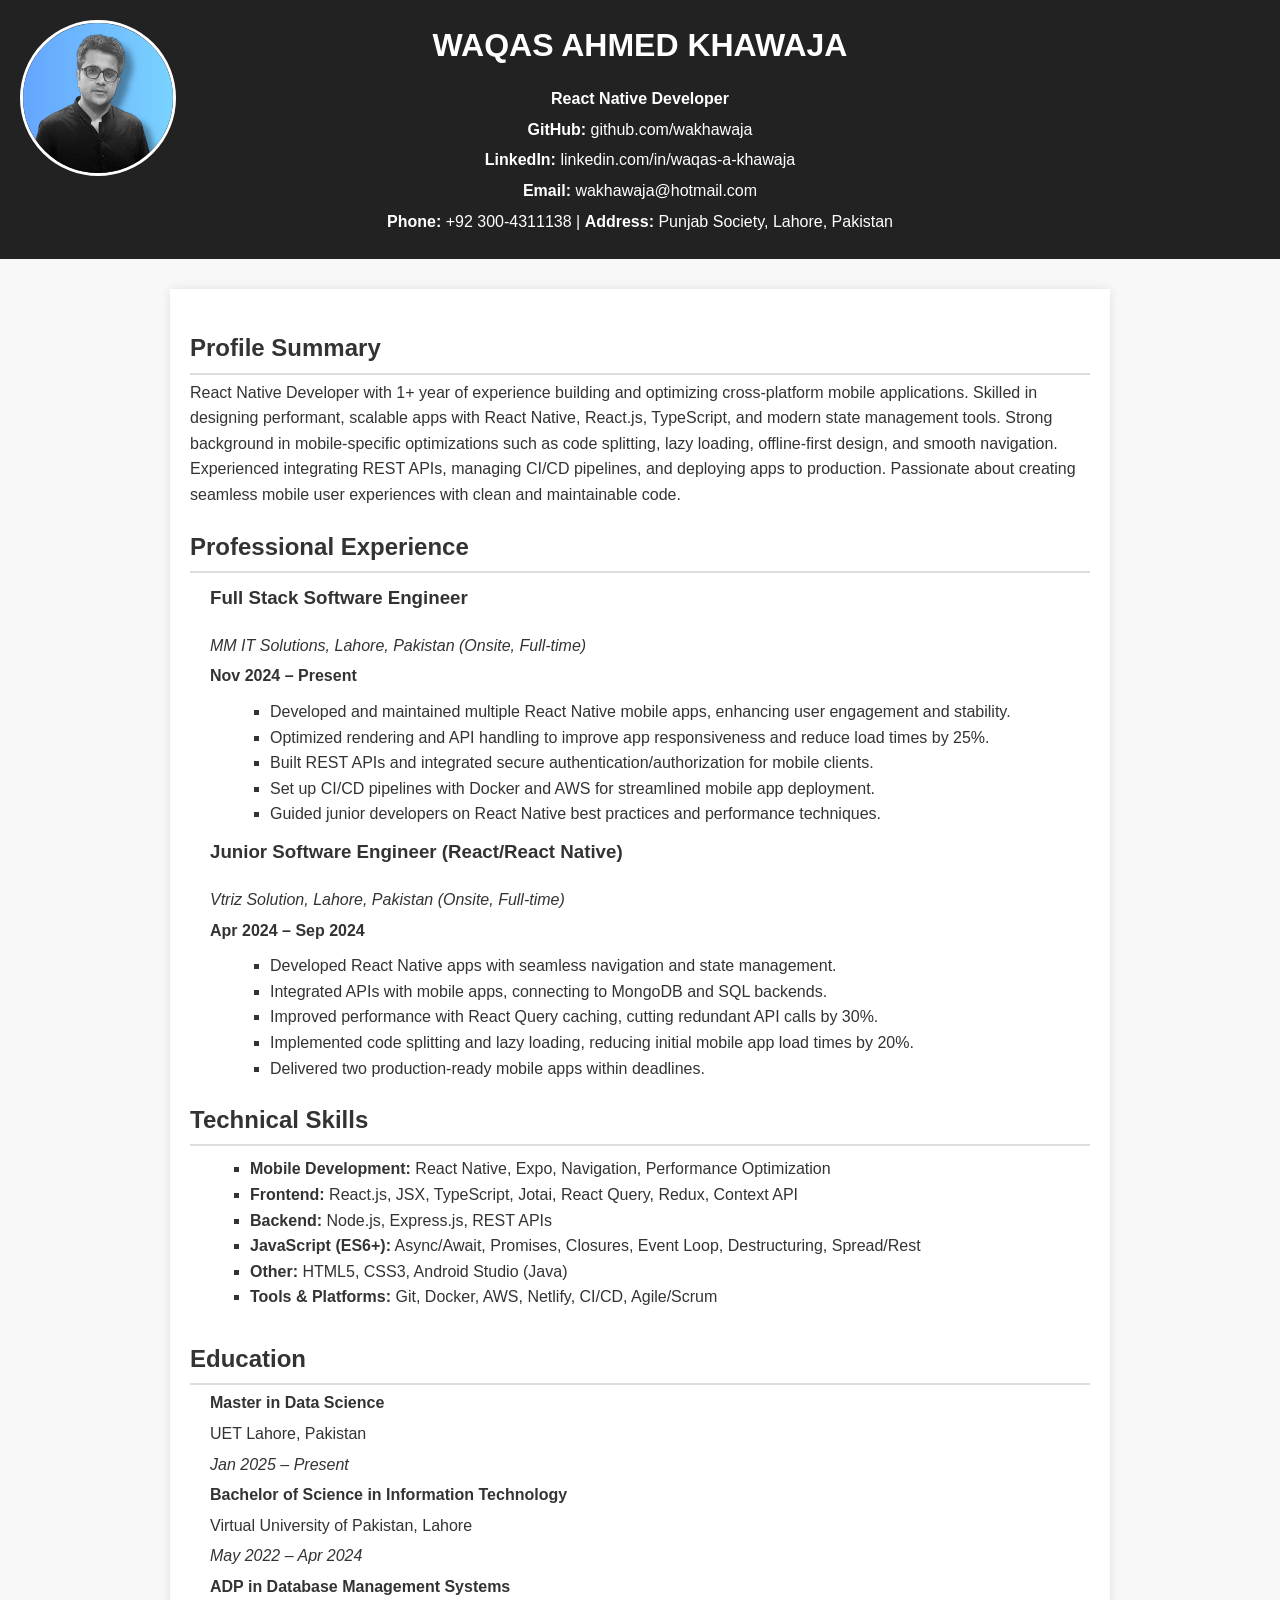
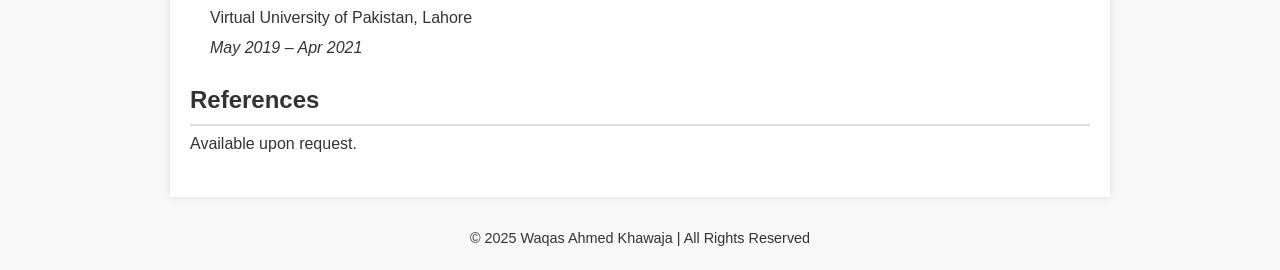
<file: index.html>
<!DOCTYPE html>
<html lang="en">
<head>
  <meta charset="UTF-8">
  <meta name="viewport" content="width=device-width, initial-scale=1.0">
  <title>Waqas Ahmed Khawaja - React Native Developer</title>
  <style>
    body {
      font-family: Arial, sans-serif;
      line-height: 1.6;
      color: #333;
      margin: 0;
      padding: 0;
      background-color: #f8f8f8;
    }
    .container {
      max-width: 900px;
      margin: 30px auto;
      padding: 20px;
      background: #fff;
      box-shadow: 0 0 10px rgba(0, 0, 0, 0.1);
    }
    header {
      text-align: center;
      background-color: #222;
      color: #fff;
      padding: 20px;
      position: relative;
    }
    header img {
      width: 150px;
      height: 150px;
      border-radius: 50%;
      object-fit: cover;
      position: absolute;
      top: 20px;
      left: 20px;
      border: 3px solid #fff;
    }
    h1, h2, h3 {
      margin: 0;
      padding-bottom: 10px;
    }
    h2 {
      border-bottom: 2px solid #ddd;
      padding-bottom: 5px;
      margin-top: 20px;
    }
    h3 {
      margin: 10px 0;
    }
    p {
      margin: 5px 0;
    }
    .section {
      margin: 20px 0;
    }
    .sub-section {
      margin-left: 20px;
    }
    ul {
      list-style: square;
      margin: 10px 0 10px 20px;
    }
    .skills-container {
      display: inline-block;
      width: 100%;
    }
    footer {
      text-align: center;
      margin: 20px 0;
      font-size: 0.9em;
    }
    a {
      color: #0073e6;
      text-decoration: none;
    }
    a:hover {
      text-decoration: underline;
    }
  </style>
</head>
<body>
  <!-- Header -->
  <header>
    <img src="assets/images/profile-pic.png" alt="Profile Picture">
    <h1>WAQAS AHMED KHAWAJA</h1>
    <p><strong>React Native Developer</strong></p>
    <p><strong>GitHub:</strong> <a href="https://github.com/wakhawaja" target="_blank" style="color: #fff;">github.com/wakhawaja</a></p>
    <p><strong>LinkedIn:</strong> <a href="https://linkedin.com/in/waqas-a-khawaja" target="_blank" style="color: #fff;">linkedin.com/in/waqas-a-khawaja</a></p>
    <p><strong>Email:</strong> <a href="mailto:wakhawaja@hotmail.com" style="color: #fff;">wakhawaja@hotmail.com</a></p>
    <p><strong>Phone:</strong> +92 300-4311138 | <strong>Address:</strong> Punjab Society, Lahore, Pakistan</p>
  </header>

  <!-- Main Content -->
  <div class="container">
    <!-- Profile Summary -->
    <section class="section">
      <h2>Profile Summary</h2>
      <p>
        React Native Developer with 1+ year of experience building and optimizing cross-platform mobile applications. Skilled in designing performant, scalable apps with React Native, React.js, TypeScript, and modern state management tools. Strong background in mobile-specific optimizations such as code splitting, lazy loading, offline-first design, and smooth navigation. Experienced integrating REST APIs, managing CI/CD pipelines, and deploying apps to production. Passionate about creating seamless mobile user experiences with clean and maintainable code.
      </p>
    </section>

    <!-- Professional Experience -->
    <section class="section">
      <h2>Professional Experience</h2>

      <div class="sub-section">
        <h3>Full Stack Software Engineer</h3>
        <p><em>MM IT Solutions, Lahore, Pakistan (Onsite, Full-time)</em></p>
        <p><strong>Nov 2024 – Present</strong></p>
        <ul>
          <li>Developed and maintained multiple React Native mobile apps, enhancing user engagement and stability.</li>
          <li>Optimized rendering and API handling to improve app responsiveness and reduce load times by 25%.</li>
          <li>Built REST APIs and integrated secure authentication/authorization for mobile clients.</li>
          <li>Set up CI/CD pipelines with Docker and AWS for streamlined mobile app deployment.</li>
          <li>Guided junior developers on React Native best practices and performance techniques.</li>
        </ul>
      </div>

      <div class="sub-section">
        <h3>Junior Software Engineer (React/React Native)</h3>
        <p><em>Vtriz Solution, Lahore, Pakistan (Onsite, Full-time)</em></p>
        <p><strong>Apr 2024 – Sep 2024</strong></p>
        <ul>
          <li>Developed React Native apps with seamless navigation and state management.</li>
          <li>Integrated APIs with mobile apps, connecting to MongoDB and SQL backends.</li>
          <li>Improved performance with React Query caching, cutting redundant API calls by 30%.</li>
          <li>Implemented code splitting and lazy loading, reducing initial mobile app load times by 20%.</li>
          <li>Delivered two production-ready mobile apps within deadlines.</li>
        </ul>
      </div>
    </section>

    <!-- Skills -->
    <section class="section">
      <h2>Technical Skills</h2>
      <div class="skills-container">
        <ul>
          <li><strong>Mobile Development:</strong> React Native, Expo, Navigation, Performance Optimization</li>
          <li><strong>Frontend:</strong> React.js, JSX, TypeScript, Jotai, React Query, Redux, Context API</li>
          <li><strong>Backend:</strong> Node.js, Express.js, REST APIs</li>
          <li><strong>JavaScript (ES6+):</strong> Async/Await, Promises, Closures, Event Loop, Destructuring, Spread/Rest</li>
          <li><strong>Other:</strong> HTML5, CSS3, Android Studio (Java)</li>
          <li><strong>Tools & Platforms:</strong> Git, Docker, AWS, Netlify, CI/CD, Agile/Scrum</li>
        </ul>
      </div>
    </section>

    <!-- Education -->
    <section class="section">
      <h2>Education</h2>
      <div class="sub-section">
        <p><strong>Master in Data Science</strong></p>
        <p>UET Lahore, Pakistan</p>
        <p><em>Jan 2025 – Present</em></p>
      </div>
      <div class="sub-section">
        <p><strong>Bachelor of Science in Information Technology</strong></p>
        <p>Virtual University of Pakistan, Lahore</p>
        <p><em>May 2022 – Apr 2024</em></p>
      </div>
      <div class="sub-section">
        <p><strong>ADP in Database Management Systems</strong></p>
        <p>Virtual University of Pakistan, Lahore</p>
        <p><em>May 2019 – Apr 2021</em></p>
      </div>
    </section>

    <!-- References -->
    <section class="section">
      <h2>References</h2>
      <p>Available upon request.</p>
    </section>
  </div>

  <!-- Footer -->
  <footer>
    <p>&copy; 2025 Waqas Ahmed Khawaja | All Rights Reserved</p>
  </footer>
</body>
</html>
</file>
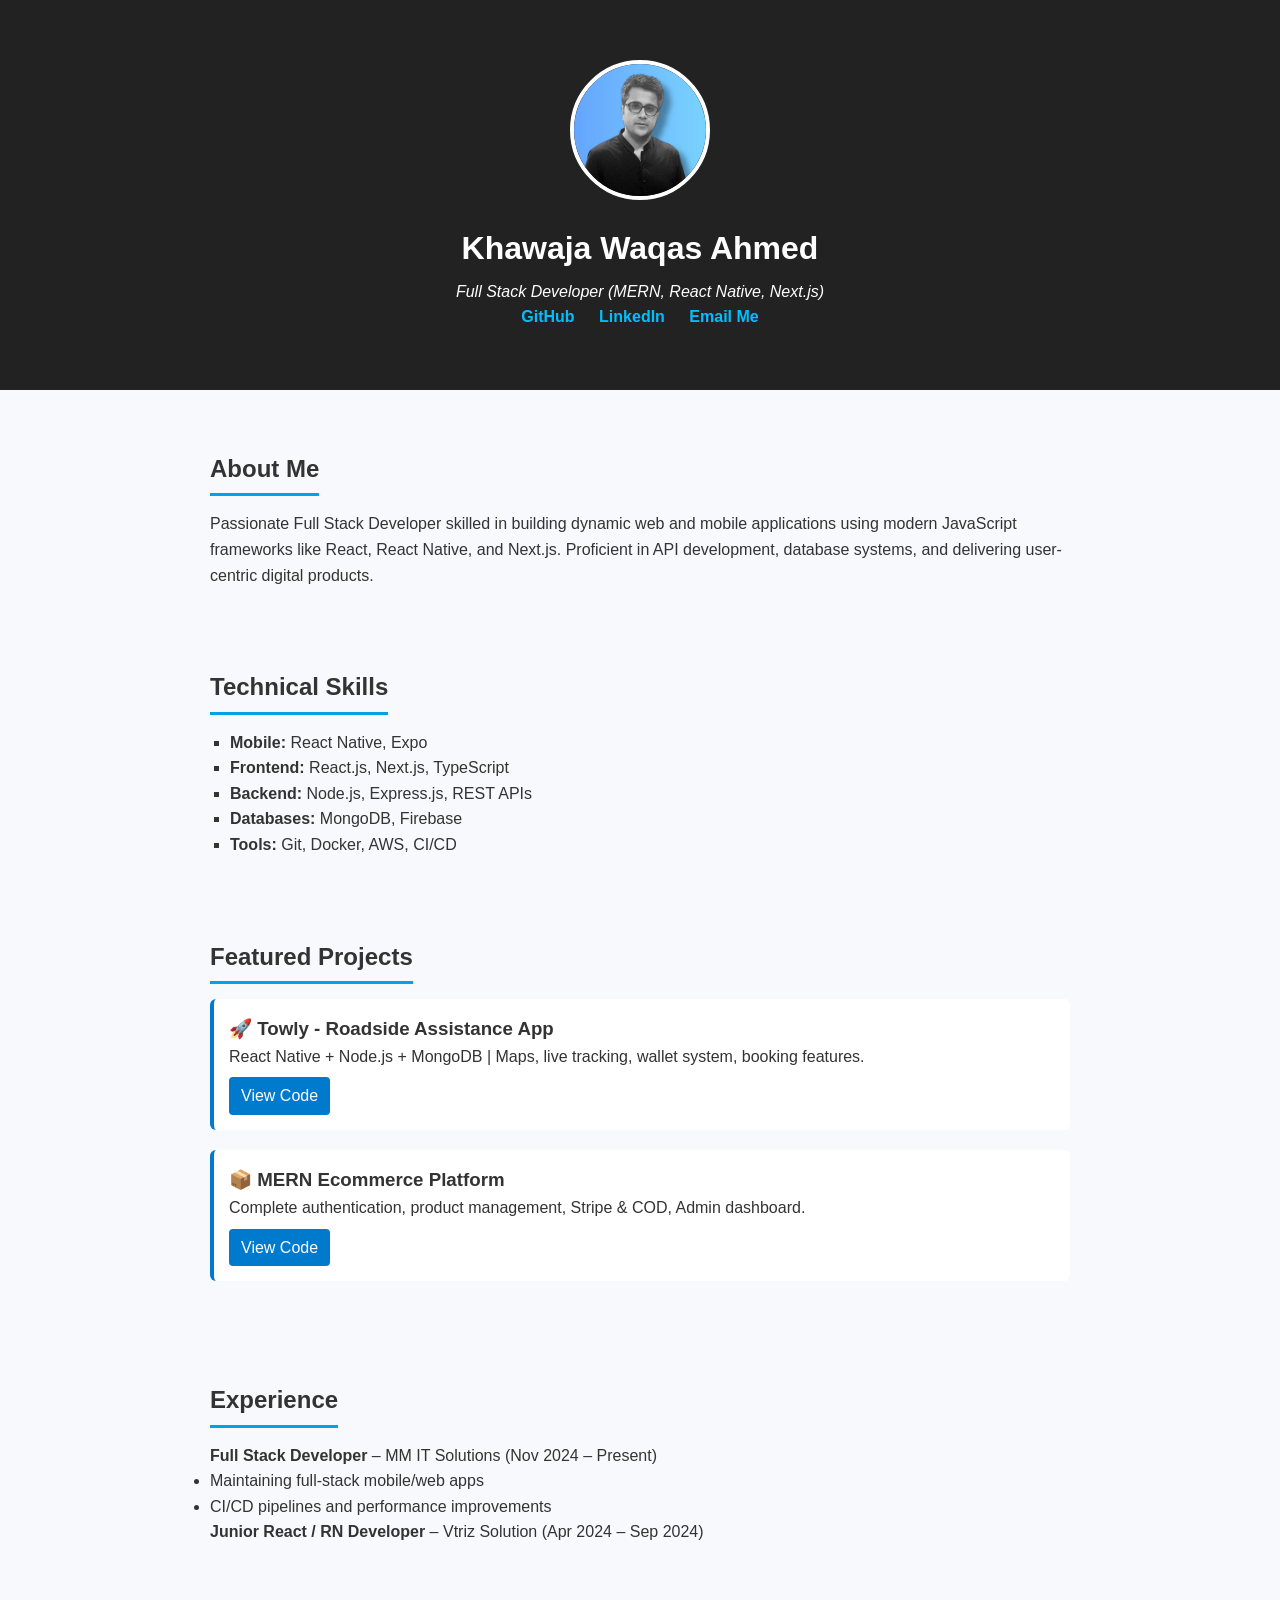
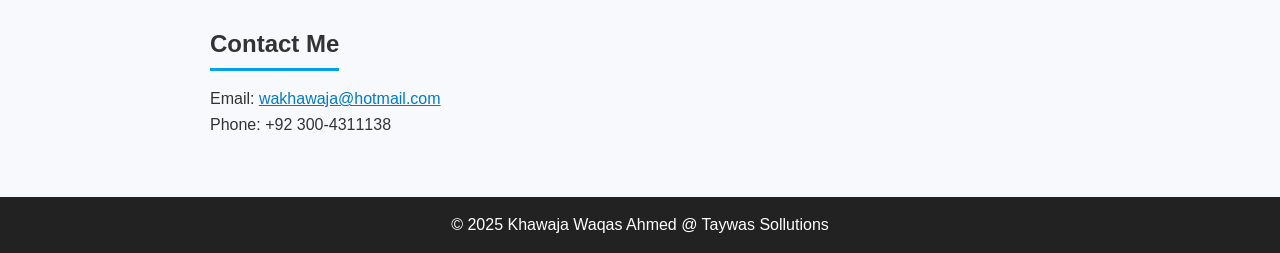
<file: abc.html>
<!DOCTYPE html>
<html lang="en">
<head>
  <meta charset="UTF-8">
  <meta name="viewport" content="width=device-width, initial-scale=1.0">
  <title>Khawaja Waqas Ahmed - Full Stack Developer</title>
  <link rel="stylesheet" href="styles.css" />
</head>

<body>

  <!-- Header / Hero -->
  <header class="hero">
    <img src="assets/images/profile-pic.png" alt="Waqas Profile" class="profile-img">
    <h1>Khawaja Waqas Ahmed</h1>
    <p class="role">Full Stack Developer (MERN, React Native, Next.js)</p>
    <div class="hero-links">
      <a href="https://github.com/wakhawaja" target="_blank">GitHub</a>
      <a href="https://linkedin.com/in/waqas-a-khawaja" target="_blank">LinkedIn</a>
      <a href="mailto:wakhawaja@hotmail.com">Email Me</a>
    </div>
  </header>

  <!-- About Section -->
  <section class="section">
    <h2>About Me</h2>
    <p>
      Passionate Full Stack Developer skilled in building dynamic web and mobile applications using 
      modern JavaScript frameworks like React, React Native, and Next.js. Proficient in API development, 
      database systems, and delivering user-centric digital products.
    </p>
  </section>

  <!-- Skills Section -->
  <section class="section">
    <h2>Technical Skills</h2>
    <ul class="skills-list">
      <li><strong>Mobile:</strong> React Native, Expo</li>
      <li><strong>Frontend:</strong> React.js, Next.js, TypeScript</li>
      <li><strong>Backend:</strong> Node.js, Express.js, REST APIs</li>
      <li><strong>Databases:</strong> MongoDB, Firebase</li>
      <li><strong>Tools:</strong> Git, Docker, AWS, CI/CD</li>
    </ul>
  </section>

  <!-- Projects Section -->
  <section class="section">
    <h2>Featured Projects</h2>

    <div class="project">
      <h3>🚀 Towly - Roadside Assistance App</h3>
      <p>React Native + Node.js + MongoDB | Maps, live tracking, wallet system, booking features.</p>
      <a href="https://github.com/wakhawaja" target="_blank" class="btn">View Code</a>
    </div>

    <div class="project">
      <h3>📦 MERN Ecommerce Platform</h3>
      <p>Complete authentication, product management, Stripe & COD, Admin dashboard.</p>
      <a href="https://github.com/wakhawaja" target="_blank" class="btn">View Code</a>
    </div>

  </section>

  <!-- Experience -->
  <section class="section">
    <h2>Experience</h2>
    <p><strong>Full Stack Developer</strong> – MM IT Solutions (Nov 2024 – Present)</p>
    <ul>
      <li>Maintaining full-stack mobile/web apps</li>
      <li>CI/CD pipelines and performance improvements</li>
    </ul>

    <p><strong>Junior React / RN Developer</strong> – Vtriz Solution (Apr 2024 – Sep 2024)</p>
  </section>

  <!-- Contact -->
  <section class="section contact">
    <h2>Contact Me</h2>
    <p>Email: <a href="mailto:wakhawaja@hotmail.com">wakhawaja@hotmail.com</a></p>
    <p>Phone: +92 300-4311138</p>
  </section>

  <!-- Footer -->
  <footer>
    <p>© 2025 Khawaja Waqas Ahmed @ Taywas Sollutions </p>
  </footer>

</body>
</html>
</file>
<file: styles.css>
/* Font & Reset */
* {
  margin: 0;
  padding: 0;
  box-sizing: border-box;
  font-family: Arial, sans-serif;
}

body {
  background-color: #f7f9fc;
  color: #333;
  line-height: 1.6;
}

/* Hero Section */
.hero {
  background: #222;
  color: #fff;
  text-align: center;
  padding: 60px 20px;
  position: relative;
}

.profile-img {
  width: 140px;
  height: 140px;
  border-radius: 50%;
  border: 4px solid #fff;
  margin-bottom: 15px;
  object-fit: cover;
}

.role {
  font-style: italic;
  margin-top: 5px;
}

.hero-links a {
  color: #00bfff;
  margin: 0 10px;
  text-decoration: none;
  font-weight: bold;
}

.hero-links a:hover {
  text-decoration: underline;
}

/* Sections */
.section {
  max-width: 900px;
  margin: 40px auto;
  padding: 20px;
}

.section h2 {
  margin-bottom: 15px;
  border-bottom: 3px solid #00a2e7;
  padding-bottom: 5px;
  display: inline-block;
}

/* Skills */
.skills-list {
  list-style: square;
  margin-left: 20px;
}

/* Projects */
.project {
  background: #fff;
  padding: 15px;
  border-left: 4px solid #007acc;
  margin-bottom: 20px;
  border-radius: 6px;
}

.btn {
  display: inline-block;
  margin-top: 8px;
  background: #007acc;
  color: #fff;
  padding: 6px 12px;
  text-decoration: none;
  border-radius: 4px;
}

.btn:hover {
  background: #005f99;
}

/* Contact */
.contact a {
  color: #007acc;
}

/* Footer */
footer {
  background: #222;
  color: #fff;
  text-align: center;
  padding: 15px;
  margin-top: 40px;
}
</file>
